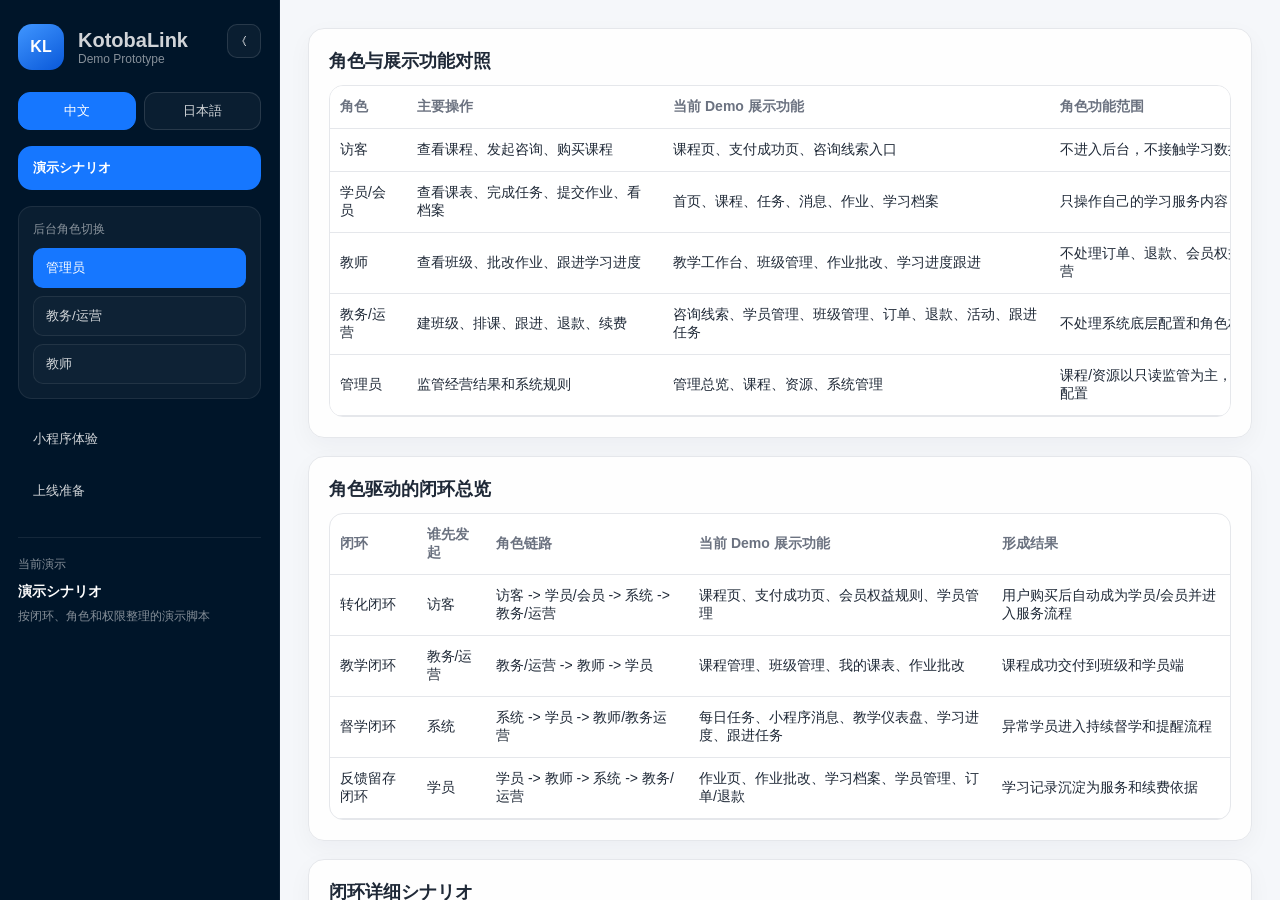
<file: index.html>
<!DOCTYPE html>
<html lang="zh-CN">
  <head>
    <meta charset="UTF-8" />
    <meta name="viewport" content="width=device-width, initial-scale=1.0" />
    <title>KotobaLink</title>
    <meta http-equiv="refresh" content="0; url=./demo/" />
  </head>
  <body>
    <p>Redirecting to <a href="./demo/">KotobaLink Demo</a>...</p>
  </body>
  </html>
</file>
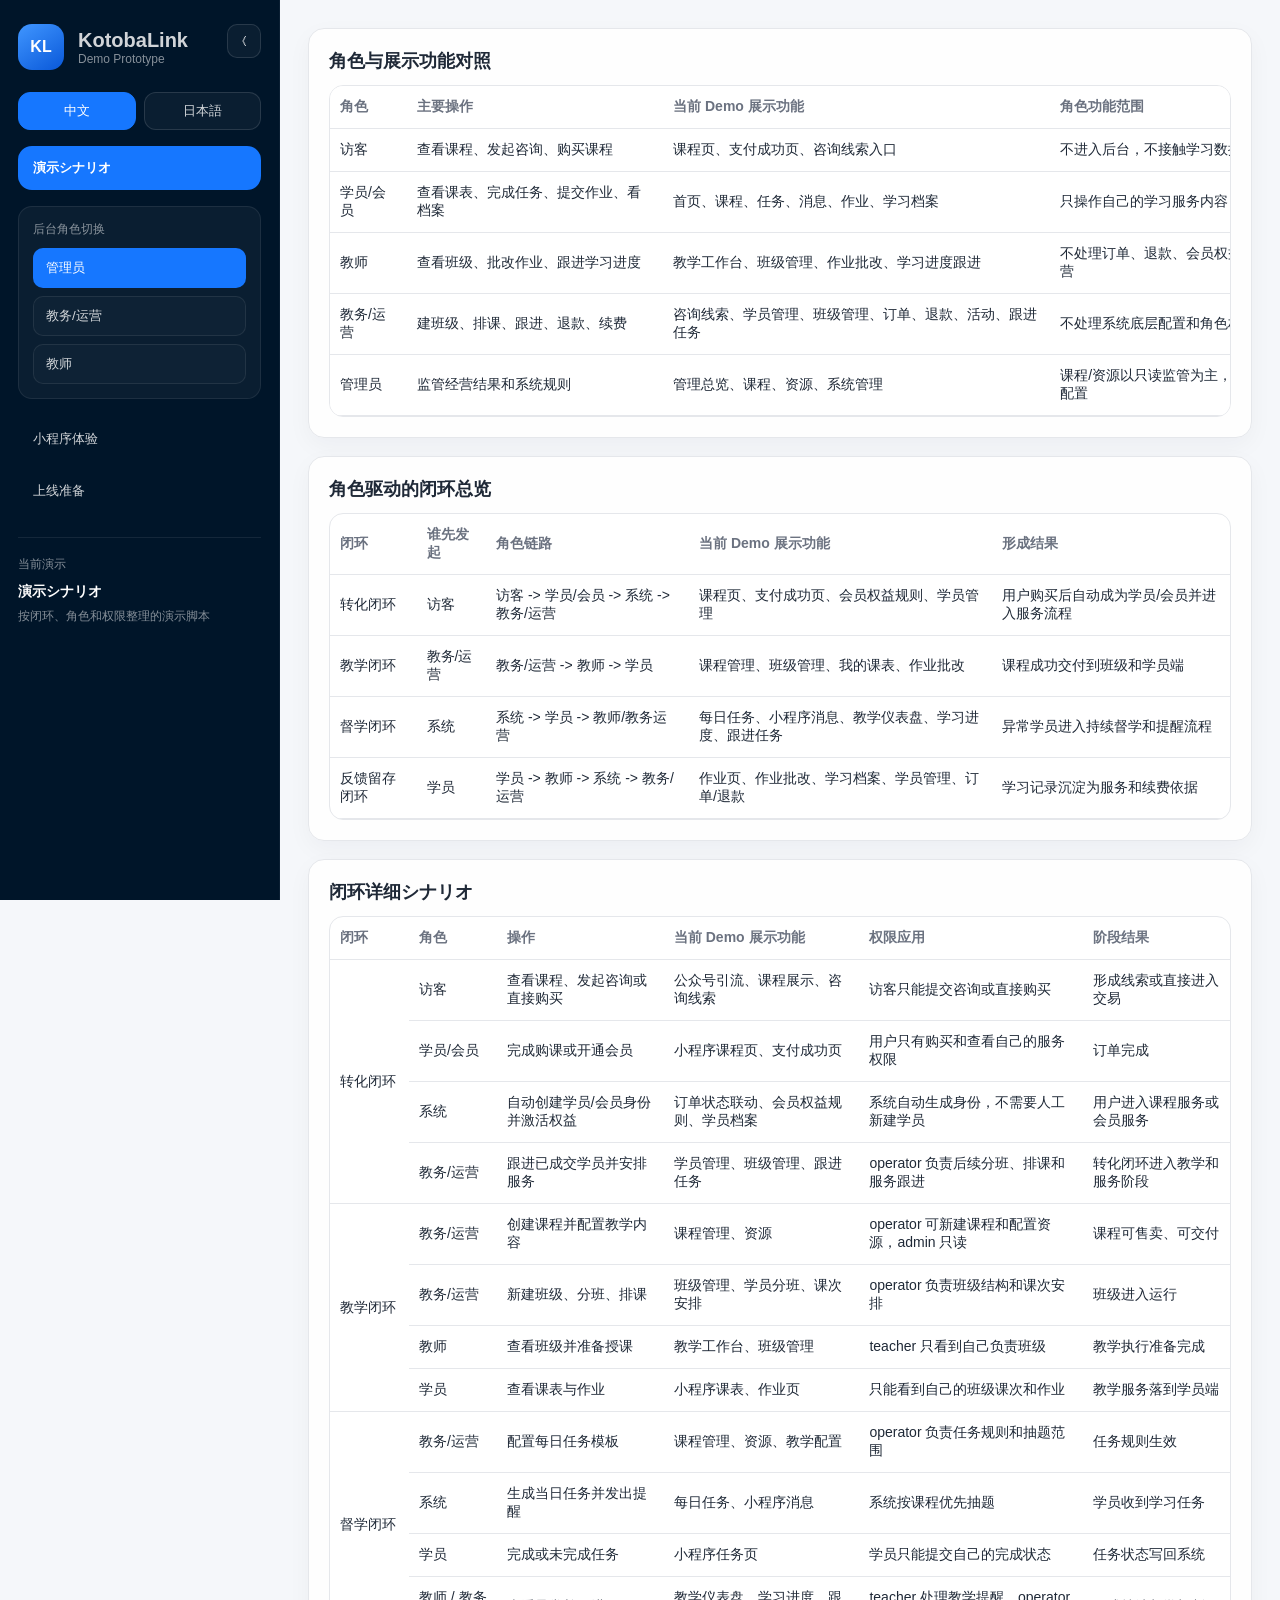
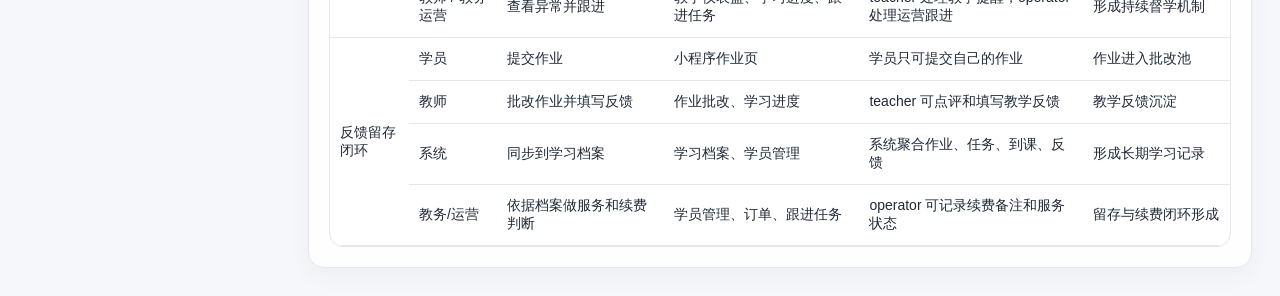
<file: demo/index.html>
<!DOCTYPE html>
<html lang="zh-CN">
  <head>
    <meta charset="UTF-8" />
    <meta name="viewport" content="width=device-width, initial-scale=1.0" />
    <title>KotobaLink Demo</title>
    <link rel="stylesheet" href="./styles.css" />
  </head>
  <body>
    <div class="shell" id="app-shell">
      <aside class="sidebar">
        <div class="sidebar-head">
          <div class="brand">
            <div class="brand-mark">KL</div>
            <div class="brand-copy">
              <div class="brand-title">KotobaLink</div>
              <div class="brand-subtitle" id="brand-subtitle">Demo Prototype</div>
            </div>
          </div>
          <button class="sidebar-toggle" id="sidebar-toggle" type="button" aria-label="切换侧边栏">⟨</button>
        </div>
        <div class="lang-switcher">
          <button class="lang-btn active" data-locale="zh" type="button">中文</button>
          <button class="lang-btn" data-locale="ja" type="button">日本語</button>
        </div>
        <div class="scenario-entry">
          <button class="nav-btn active scenario-btn" id="scenario-nav-btn" data-view="scenario" data-roles="all" data-short="シ">演示シナリオ</button>
        </div>
        <div class="role-switcher">
          <div class="role-title" id="role-switcher-title">后台角色切换</div>
          <div class="role-options">
            <button class="role-btn active" id="role-admin-btn" data-role="admin" data-short="管">管理员</button>
            <button class="role-btn" id="role-operator-btn" data-role="operator" data-short="运">教务/运营</button>
            <button class="role-btn" id="role-teacher-btn" data-role="teacher" data-short="师">教师</button>
          </div>
        </div>
        <nav class="nav">
          <button class="nav-btn" id="mini-nav-btn" data-view="mini-app" data-short="小">小程序体验</button>
          <button class="nav-btn" id="launch-nav-btn" data-view="launch-guide" data-roles="all" data-short="上">上线准备</button>
        </nav>
        <div class="sidebar-note">
          <div class="role-title" id="current-demo-title">当前演示</div>
          <div id="page-title" class="sidebar-page-title">演示シナリオ</div>
          <p id="page-subtitle" class="sidebar-page-subtitle">按闭环、角色和权限整理的演示脚本</p>
        </div>
      </aside>
      <main class="content">
        <button class="floating-sidebar-toggle" id="topbar-sidebar-toggle" type="button" aria-label="切换侧边栏">☰</button>
        <section id="view-root"></section>
      </main>
    </div>
    <script src="./data.js"></script>
    <script src="./app.js"></script>
  </body>
  </html>
</file>
<file: demo/styles.css>
:root {
  --bg: #f3f5f7;
  --panel: #ffffff;
  --panel-strong: #fff;
  --text: #1f2937;
  --muted: #6b7280;
  --line: #e5e7eb;
  --primary: #1677ff;
  --primary-soft: #e8f3ff;
  --accent: #fa8c16;
  --accent-soft: #fff3e8;
  --sidebar-bg: #001529;
  --sidebar-text: rgba(255, 255, 255, 0.82);
  --sidebar-muted: rgba(255, 255, 255, 0.52);
  --success-soft: #f6ffed;
  --success-text: #389e0d;
}

* {
  box-sizing: border-box;
}

body {
  margin: 0;
  font-family: "Noto Sans SC", "PingFang SC", "Microsoft YaHei", sans-serif;
  background: #f5f7fa;
  color: var(--text);
}

.shell {
  min-height: 100vh;
  position: relative;
}

.sidebar {
  padding: 24px 18px;
  background: var(--sidebar-bg);
  color: var(--sidebar-text);
  overflow: hidden;
  position: fixed;
  left: 0;
  top: 0;
  bottom: 0;
  width: 280px;
  z-index: 40;
  transition: transform 180ms ease, opacity 180ms ease;
  border-right: 1px solid #0b1f33;
}

.sidebar-head {
  display: flex;
  align-items: flex-start;
  justify-content: space-between;
  gap: 12px;
}

.brand {
  display: flex;
  gap: 14px;
  align-items: center;
  margin-bottom: 22px;
}

.brand-copy {
  min-width: 0;
}

.brand-mark {
  width: 46px;
  height: 46px;
  border-radius: 14px;
  background: linear-gradient(145deg, #4096ff, #0958d9);
  color: #fff;
  display: grid;
  place-items: center;
  font-weight: 700;
}

.brand-title {
  font-size: 20px;
  font-weight: 700;
}

.brand-subtitle {
  font-size: 12px;
  color: var(--sidebar-muted);
}

.sidebar-toggle {
  width: 34px;
  height: 34px;
  border-radius: 10px;
  border: 1px solid rgba(255, 255, 255, 0.12);
  background: rgba(255, 255, 255, 0.04);
  color: #fff;
  cursor: pointer;
  flex: none;
}

.nav {
  display: flex;
  flex-direction: column;
  gap: 8px;
}

.scenario-entry {
  margin-bottom: 16px;
}

.lang-switcher {
  display: grid;
  grid-template-columns: 1fr 1fr;
  gap: 8px;
  margin-bottom: 16px;
}

.lang-btn {
  border: 1px solid rgba(255, 255, 255, 0.12);
  background: rgba(255, 255, 255, 0.04);
  color: var(--sidebar-text);
  border-radius: 12px;
  padding: 9px 10px;
  cursor: pointer;
  font-size: 13px;
}

.lang-btn.active {
  background: #1677ff;
  color: #fff;
  border-color: #1677ff;
}

.scenario-btn {
  width: 100%;
  font-weight: 700;
}

.role-switcher {
  margin-bottom: 18px;
  padding: 14px;
  border: 1px solid rgba(255, 255, 255, 0.08);
  border-radius: 14px;
  background: rgba(255, 255, 255, 0.04);
}

.role-title {
  font-size: 12px;
  color: var(--sidebar-muted);
  margin-bottom: 10px;
}

.role-options {
  display: grid;
  grid-template-columns: 1fr;
  gap: 8px;
}

.role-btn {
  padding: 10px 12px;
  border-radius: 10px;
  border: 1px solid rgba(255, 255, 255, 0.08);
  background: rgba(255, 255, 255, 0.02);
  color: var(--sidebar-text);
  text-align: left;
  cursor: pointer;
}

.role-btn.active {
  background: #1677ff;
  color: #fff;
  border-color: transparent;
}

.experience-section {
  margin-bottom: 16px;
}

.experience-section-title {
  margin: 0 0 8px;
  font-size: 12px;
  color: #8c8c8c;
  font-weight: 700;
  letter-spacing: 0.04em;
}

.nav-btn {
  padding: 12px 14px;
  border: 1px solid transparent;
  border-radius: 14px;
  background: transparent;
  text-align: left;
  color: var(--sidebar-text);
  cursor: pointer;
}

.nav-btn.active {
  background: #1677ff;
  color: #fff;
  border-color: transparent;
  box-shadow: none;
}

.nav-btn.hidden-role {
  display: none;
}

.content {
  padding: 28px;
  margin-left: 280px;
  transition: margin-left 180ms ease;
}

p {
  margin: 0;
  color: var(--muted);
}

.sidebar-note {
  margin-top: 24px;
  padding-top: 18px;
  border-top: 1px solid rgba(255, 255, 255, 0.08);
}

.sidebar-page-title {
  font-size: 14px;
  font-weight: 700;
  color: #fff;
  margin-bottom: 6px;
}

.sidebar-page-subtitle {
  font-size: 12px;
  color: var(--sidebar-muted);
  line-height: 1.5;
}

.sidebar-demo-tip {
  margin-top: 12px;
  background: rgba(250, 140, 22, 0.14);
  border-color: rgba(250, 140, 22, 0.35);
  color: #ffd591;
}

.floating-sidebar-toggle {
  position: fixed;
  top: 16px;
  left: 16px;
  z-index: 30;
  width: 36px;
  height: 36px;
  border-radius: 10px;
  border: 1px solid #d9d9d9;
  background: #fff;
  color: #262626;
  cursor: pointer;
  box-shadow: 0 8px 24px rgba(15, 23, 42, 0.08);
  display: none;
}

.demo-tip {
  margin-top: 10px;
  padding: 10px 12px;
  border-radius: 12px;
  background: #fffbe6;
  color: #ad6800;
  font-size: 13px;
  border: 1px solid #ffe58f;
}

.grid {
  display: grid;
  gap: 18px;
}

.grid.cols-2 {
  grid-template-columns: repeat(2, minmax(0, 1fr));
}

.grid.cols-3 {
  grid-template-columns: repeat(3, minmax(0, 1fr));
}

.card {
  background: rgba(255, 255, 255, 0.9);
  border: 1px solid var(--line);
  border-radius: 16px;
  padding: 20px;
  box-shadow: 0 8px 24px rgba(15, 23, 42, 0.04);
}

.card h2,
.card h3 {
  margin: 0 0 10px;
}

.card-title {
  font-size: 18px;
  font-weight: 700;
  margin-bottom: 12px;
}

.dashboard-switch {
  display: flex;
  gap: 10px;
  margin-bottom: 16px;
}

.switch-chip {
  padding: 8px 14px;
  border-radius: 999px;
  border: 1px solid #d9d9d9;
  background: #fff;
  color: #595959;
  cursor: pointer;
  font-size: 13px;
}

.switch-chip.active {
  border-color: var(--primary);
  background: var(--primary-soft);
  color: var(--primary);
}

.card-kicker {
  font-size: 12px;
  text-transform: uppercase;
  letter-spacing: 0.08em;
  color: var(--accent);
  margin-bottom: 8px;
}

.metric {
  font-size: 30px;
  font-weight: 700;
  color: var(--primary);
}

.metric-label {
  font-size: 13px;
  color: var(--muted);
}

.shell.sidebar-collapsed .sidebar {
  transform: translateX(-100%);
  opacity: 0;
  pointer-events: none;
}

.shell.sidebar-collapsed .floating-sidebar-toggle {
  display: inline-grid;
  place-items: center;
}

.shell.sidebar-collapsed .content {
  margin-left: 0;
}

@media (max-width: 960px) {
  .sidebar {
    width: 280px;
  }

  .shell.sidebar-collapsed .sidebar {
    transform: translateX(-100%);
    opacity: 1;
  }

  .content {
    padding: 18px;
    margin-left: 0;
  }

  .floating-sidebar-toggle {
    display: inline-grid;
    place-items: center;
  }
}

.tag {
  display: inline-block;
  padding: 6px 10px;
  border-radius: 999px;
  background: var(--accent-soft);
  color: var(--accent);
  font-size: 12px;
  margin-right: 8px;
}

.list {
  display: flex;
  flex-direction: column;
  gap: 12px;
}

.list-item {
  padding: 14px;
  border: 1px solid var(--line);
  border-radius: 12px;
  background: #fff;
}

.list-title {
  font-weight: 700;
  margin-bottom: 4px;
}

.list-meta {
  display: flex;
  justify-content: space-between;
  gap: 12px;
  align-items: center;
}

.muted {
  color: var(--muted);
  font-size: 13px;
}

.phone {
  width: 390px;
  margin: 0 auto;
  background: #faf7f1;
  border: 10px solid #1f2937;
  border-radius: 36px;
  padding: 20px 18px 24px;
  box-shadow: 0 26px 50px rgba(31, 41, 55, 0.18);
}

.phone-top {
  width: 120px;
  height: 18px;
  border-radius: 999px;
  background: #1f2937;
  margin: 0 auto 18px;
}

.section-title {
  font-size: 16px;
  font-weight: 700;
  margin-bottom: 12px;
}

.btn {
  display: inline-block;
  padding: 11px 14px;
  border-radius: 14px;
  background: var(--primary);
  color: #fff;
  font-size: 14px;
  text-align: center;
  cursor: pointer;
}

.btn.secondary {
  background: var(--accent);
}

.btn.ghost {
  background: transparent;
  color: var(--primary);
  border: 1px solid var(--primary-soft);
}

.admin-shell {
  display: flex;
  flex-direction: column;
  gap: 16px;
}

.admin-header {
  display: flex;
  justify-content: space-between;
  align-items: center;
  gap: 16px;
  padding: 18px 22px;
  background: #fff;
  border: 1px solid var(--line);
  border-radius: 16px;
}

.admin-breadcrumb {
  font-size: 13px;
  color: #8c8c8c;
  margin-bottom: 8px;
}

.admin-title {
  font-size: 24px;
  font-weight: 700;
  margin: 0;
}

.admin-toolbar {
  display: flex;
  gap: 10px;
  align-items: center;
  flex-wrap: wrap;
}

.tool-chip {
  padding: 8px 12px;
  border: 1px solid var(--line);
  border-radius: 10px;
  background: #fff;
  font-size: 13px;
  color: var(--muted);
}

.admin-panel {
  background: #fff;
  border: 1px solid var(--line);
  border-radius: 16px;
  overflow: hidden;
}

.admin-panel-head {
  padding: 16px 20px;
  border-bottom: 1px solid var(--line);
  display: flex;
  justify-content: space-between;
  gap: 16px;
  align-items: center;
}

.admin-panel-body {
  padding: 20px;
}

.table-wrap {
  background: #fff;
  border: 1px solid var(--line);
  border-radius: 14px;
  overflow: hidden;
}

.table-wrap-scroll {
  overflow-x: auto;
  overflow-y: hidden;
}

.table-wrap-scroll .table {
  min-width: 980px;
}

.focus-toggle-row {
  display: flex;
  justify-content: flex-end;
  margin-bottom: 14px;
}

.enterprise-focus {
  background: #fff8db;
  border-color: #f3d372;
}

.enterprise-focus .table-wrap {
  border-color: #f3d372;
}

.enterprise-focus .list-item {
  background: rgba(255, 248, 219, 0.7);
  border-radius: 12px;
}

.list-item.enterprise-item {
  background: rgba(255, 248, 219, 0.7);
  border-radius: 12px;
}

tr.enterprise-item td {
  background: rgba(255, 248, 219, 0.7);
}

.permission-banner {
  display: flex;
  justify-content: space-between;
  gap: 12px;
  align-items: center;
  padding: 14px 18px;
  border: 1px solid #dbeafe;
  border-radius: 14px;
  background: #f5f9ff;
  color: #1d4ed8;
}

.permission-role {
  font-weight: 700;
}

.permission-list {
  font-size: 13px;
  color: #4b5563;
}

.cta-row {
  display: flex;
  gap: 10px;
  flex-wrap: wrap;
  margin-top: 14px;
}

.split {
  display: grid;
  grid-template-columns: 1.3fr 1fr;
  gap: 18px;
}

.timeline {
  display: flex;
  flex-direction: column;
  gap: 10px;
}

.timeline-step {
  padding: 12px 14px;
  border-left: 4px solid var(--primary);
  background: #fff;
  border-radius: 12px;
}

.hero {
  display: grid;
  grid-template-columns: 1.2fr 0.8fr;
  gap: 18px;
  margin-bottom: 18px;
}

.hero-panel {
  background: linear-gradient(145deg, rgba(31, 95, 91, 0.95), rgba(44, 107, 104, 0.9));
  color: #fff;
  border-radius: 26px;
  padding: 24px;
  box-shadow: 0 20px 50px rgba(31, 95, 91, 0.22);
}

.hero-panel p {
  color: rgba(255, 255, 255, 0.82);
}

.hero-stats {
  display: grid;
  grid-template-columns: repeat(2, minmax(0, 1fr));
  gap: 12px;
  margin-top: 18px;
}

.hero-stat {
  padding: 14px;
  border-radius: 18px;
  background: rgba(255, 255, 255, 0.12);
}

.hero-stat strong {
  display: block;
  font-size: 22px;
  margin-bottom: 4px;
}

.mini-grid {
  display: grid;
  grid-template-columns: repeat(2, minmax(0, 1fr));
  gap: 12px;
}

.table {
  width: 100%;
  border-collapse: collapse;
}

.table th,
.table td {
  padding: 12px 10px;
  text-align: left;
  border-bottom: 1px solid var(--line);
  font-size: 14px;
}

.table th {
  color: var(--muted);
  font-weight: 600;
}

.status {
  display: inline-flex;
  align-items: center;
  gap: 6px;
  padding: 6px 10px;
  border-radius: 999px;
  font-size: 12px;
  background: var(--primary-soft);
  color: var(--primary);
}

.status.warn {
  background: var(--accent-soft);
  color: var(--accent);
}

.badge-row {
  display: flex;
  gap: 8px;
  flex-wrap: wrap;
  margin-top: 12px;
}

.phone-nav {
  display: grid;
  grid-template-columns: repeat(5, 1fr);
  gap: 8px;
  margin-top: 16px;
  padding-top: 12px;
  border-top: 1px solid var(--line);
}

.phone-nav span {
  font-size: 12px;
  color: var(--muted);
  text-align: center;
  cursor: pointer;
}

.highlight {
  border: 1px solid rgba(31, 95, 91, 0.18);
  background: linear-gradient(180deg, #ffffff 0%, #f7fbff 100%);
}

.notice {
  margin-top: 12px;
  padding: 12px 14px;
  border-radius: 14px;
  background: var(--success-soft);
  color: var(--success-text);
  font-size: 13px;
}

.experience-shell {
  display: grid;
  grid-template-columns: 240px 1fr;
  gap: 18px;
}

.experience-menu {
  background: #fff;
  border: 1px solid var(--line);
  border-radius: 16px;
  padding: 14px;
}

.experience-menu-title {
  font-size: 13px;
  color: var(--muted);
  margin-bottom: 10px;
}

.experience-menu-group {
  display: flex;
  flex-direction: column;
  gap: 8px;
}

.experience-tab {
  padding: 10px 12px;
  border-radius: 10px;
  background: transparent;
  border: 1px solid transparent;
  color: var(--text);
  text-align: left;
  cursor: pointer;
}

.experience-tab.active {
  background: var(--primary-soft);
  color: var(--primary);
  border-color: #cfe2ff;
}

.experience-main {
  display: flex;
  flex-direction: column;
  gap: 16px;
}

.mini-shell {
  width: 420px;
  height: 860px;
  margin: 0 auto;
  background: #faf7f1;
  border: 10px solid #1f2937;
  border-radius: 36px;
  padding: 18px;
  box-shadow: 0 26px 50px rgba(31, 41, 55, 0.18);
  display: flex;
  flex-direction: column;
  overflow: hidden;
}

.mini-shell-head {
  width: 120px;
  height: 18px;
  border-radius: 999px;
  background: #1f2937;
  margin: 0 auto 16px;
}

.mini-topbar {
  display: flex;
  justify-content: space-between;
  align-items: center;
  margin-bottom: 14px;
}

.mini-topbar strong {
  font-size: 18px;
}

.mini-content {
  flex: 1;
  min-height: 0;
  display: flex;
  flex-direction: column;
  gap: 14px;
  overflow-y: auto;
  padding-right: 4px;
}

.mini-bottom-nav {
  display: grid;
  grid-template-columns: repeat(5, minmax(0, 1fr));
  gap: 6px;
  margin-top: 16px;
  padding-top: 14px;
  border-top: 1px solid rgba(31, 41, 55, 0.08);
  flex: none;
}

.mini-bottom-btn {
  display: flex;
  align-items: center;
  justify-content: center;
  min-height: 38px;
  padding: 0 4px;
  border-radius: 12px;
  text-align: center;
  font-size: 12px;
  color: var(--muted);
  cursor: pointer;
  white-space: nowrap;
  transition: all 160ms ease;
}

.mini-bottom-btn.active {
  color: var(--primary);
  font-weight: 700;
  background: var(--primary-soft);
}

@media (max-width: 1080px) {
  .shell {
    grid-template-columns: 1fr;
  }

  .sidebar {
    border-right: 0;
    border-bottom: 1px solid var(--line);
  }

  .hero,
  .experience-shell,
  .split,
  .grid.cols-2,
  .grid.cols-3 {
    grid-template-columns: 1fr;
  }

  .phone {
    width: 100%;
    max-width: 420px;
  }

  .mini-shell {
    width: 100%;
    max-width: 440px;
    height: 860px;
  }
}
</file>
